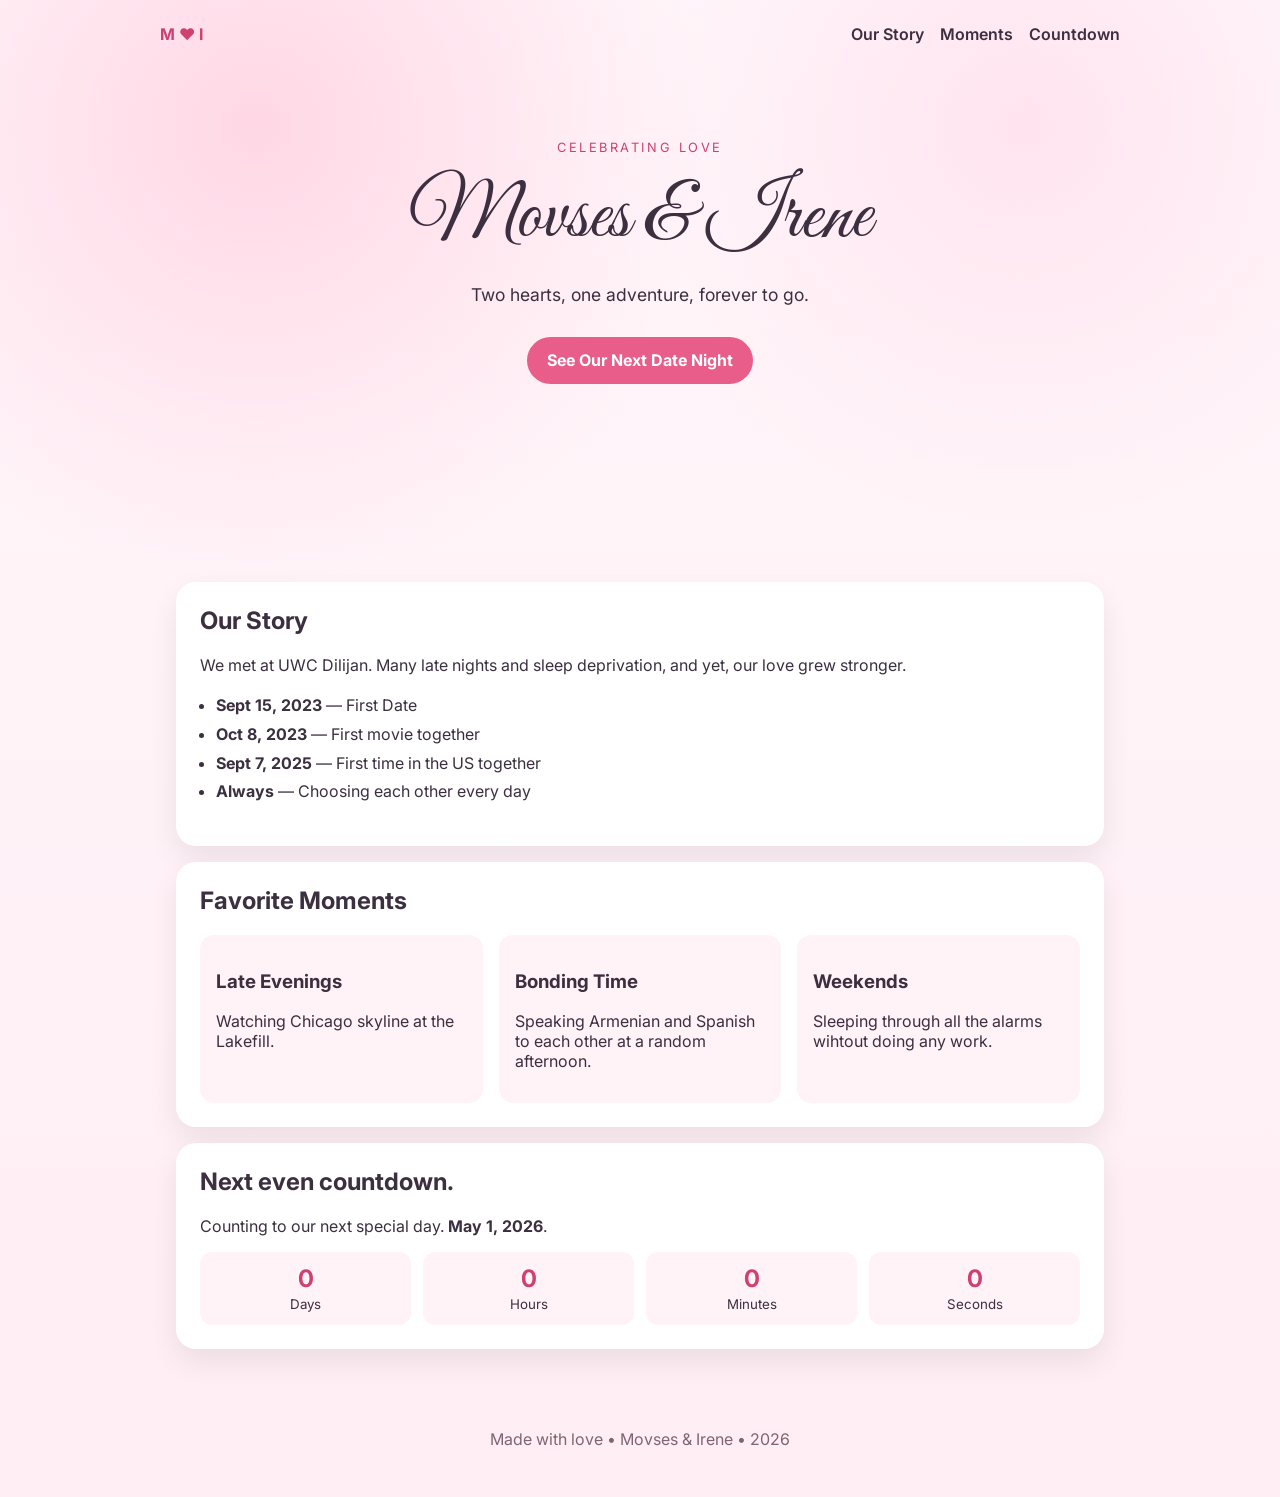
<file: index.html>
<!DOCTYPE html>
<html lang="en">
  <head>
    <meta charset="UTF-8" />
    <meta name="viewport" content="width=device-width, initial-scale=1.0" />
    <title>Movses & Irene</title>
    <link rel="preconnect" href="https://fonts.googleapis.com" />
    <link rel="preconnect" href="https://fonts.gstatic.com" crossorigin />
    <link
      href="https://fonts.googleapis.com/css2?family=Great+Vibes&family=Inter:wght@400;600;700&display=swap"
      rel="stylesheet"
    />
    <link rel="stylesheet" href="styles.css" />
  </head>
  <body>
    <header class="hero">
      <nav class="nav">
        <span class="brand">M ♥ I</span>
        <a href="#story">Our Story</a>
        <a href="#moments">Moments</a>
        <a href="#countdown">Countdown</a>
      </nav>

      <div class="hero-content">
        <p class="eyebrow">Celebrating Love</p>
        <h1>Movses & Irene</h1>
        <p class="subtitle">Two hearts, one adventure, forever to go.</p>
        <a class="btn" href="#countdown">See Our Next Date Night</a>
      </div>
    </header>

    <main>
      <section id="story" class="card">
        <h2>Our Story</h2>
        <p>
           We met at UWC Dilijan. Many late nights and sleep deprivation, and yet, our love grew stronger. 
        </p>
        <ul class="timeline">
          <li><strong>Sept 15, 2023</strong> — First Date</li>
          <li><strong>Oct 8, 2023</strong> — First movie together</li>
          <li><strong>Sept 7, 2025</strong> — First time in the US together</li>
          <li><strong>Always</strong> — Choosing each other every day</li>
        </ul>
      </section>

      <section id="moments" class="card">
        <h2>Favorite Moments</h2>
        <div class="grid">
          <article>
            <h3>Late Evenings</h3>
            <p>Watching Chicago skyline at the Lakefill.</p>
          </article>
          <article>
            <h3>Bonding Time</h3>
            <p>Speaking Armenian and Spanish to each other at a random afternoon.</p>
          </article>
          <article>
            <h3>Weekends</h3>
            <p>Sleeping through all the alarms wihtout doing any work.</p>
          </article>
        </div>
      </section>

      <section id="countdown" class="card countdown">
        <h2>Next even countdown.</h2>
        <p>Counting to our next special day. <strong>May 1, 2026</strong>.</p>
        <div class="timer" aria-live="polite">
          <div><span id="days">0</span><small>Days</small></div>
          <div><span id="hours">0</span><small>Hours</small></div>
          <div><span id="minutes">0</span><small>Minutes</small></div>
          <div><span id="seconds">0</span><small>Seconds</small></div>
        </div>
      </section>
    </main>

    <footer>
      <p>Made with love • Movses & Irene • 2026</p>
    </footer>

    <script src="script.js"></script>
  </body>
</html>
</file>
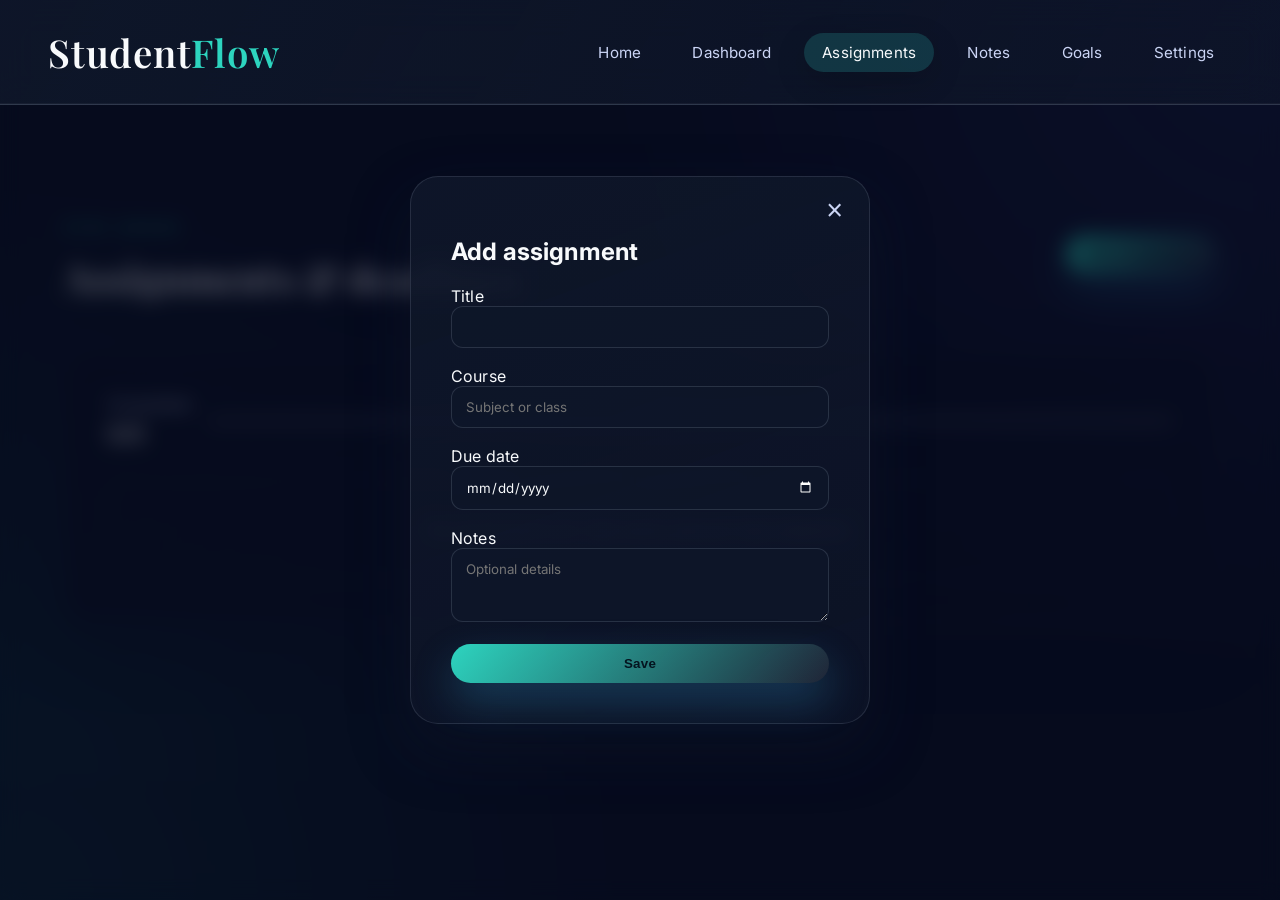
<file: assignments.html>
<!DOCTYPE html>
<html lang="en">
<head>
  <meta charset="UTF-8">
  <meta name="viewport" content="width=device-width, initial-scale=1.0">
  <title>Student Schedule | Assignments</title>
  <link rel="preconnect" href="https://fonts.googleapis.com">
  <link rel="preconnect" href="https://fonts.gstatic.com" crossorigin>
  <link href="https://fonts.googleapis.com/css2?family=Inter:wght@300;400;500;600;700&family=Playfair+Display:wght@500;600&display=swap" rel="stylesheet">
  <link rel="stylesheet" href="assets/css/style.css">
</head>
<body data-page="assignments">
  <header class="site-header">
    <div class="logo">Student<span>Flow</span></div>
    <nav class="site-nav">
      <a class="nav-link" href="index.html">Home</a>
      <a class="nav-link" href="dashboard.html">Dashboard</a>
      <a class="nav-link active" href="assignments.html">Assignments</a>
      <a class="nav-link" href="notes.html">Notes</a>
      <a class="nav-link" href="goals.html">Goals</a>
      <a class="nav-link" href="settings.html">Settings</a>
    </nav>
  </header>

  <main class="page">
    <section class="page-header">
      <div>
        <p class="eyebrow">Stay ahead</p>
        <h1>Assignments &amp; deadlines</h1>
      </div>
      <button class="btn primary" data-open="assignment-modal">Add assignment</button>
    </section>

    <section class="panel">
      <div class="progress-summary">
        <div>
          <p class="metric-label">Completed</p>
          <p class="metric-value"><span id="assign-completed">0</span>/<span id="assign-total">0</span></p>
        </div>
        <div class="progress-bar">
          <span id="assign-progress" style="width:0%;"></span>
        </div>
      </div>
      <ul class="assignment-list" id="assignment-list"></ul>
    </section>
  </main>

  <div class="modal" id="assignment-modal" hidden>
    <div class="modal-content">
      <button class="modal-close" data-close>&times;</button>
      <h2>Add assignment</h2>
      <form id="assignment-form" class="stack">
        <label>
          <span>Title</span>
          <input type="text" name="title" required>
        </label>
        <label>
          <span>Course</span>
          <input type="text" name="course" placeholder="Subject or class" required>
        </label>
        <label>
          <span>Due date</span>
          <input type="date" name="due" required>
        </label>
        <label>
          <span>Notes</span>
          <textarea name="notes" rows="3" placeholder="Optional details"></textarea>
        </label>
        <button type="submit" class="btn primary">Save</button>
      </form>
    </div>
  </div>
  <script src="assets/js/app.js" defer></script>
</body>
</html>
</file>
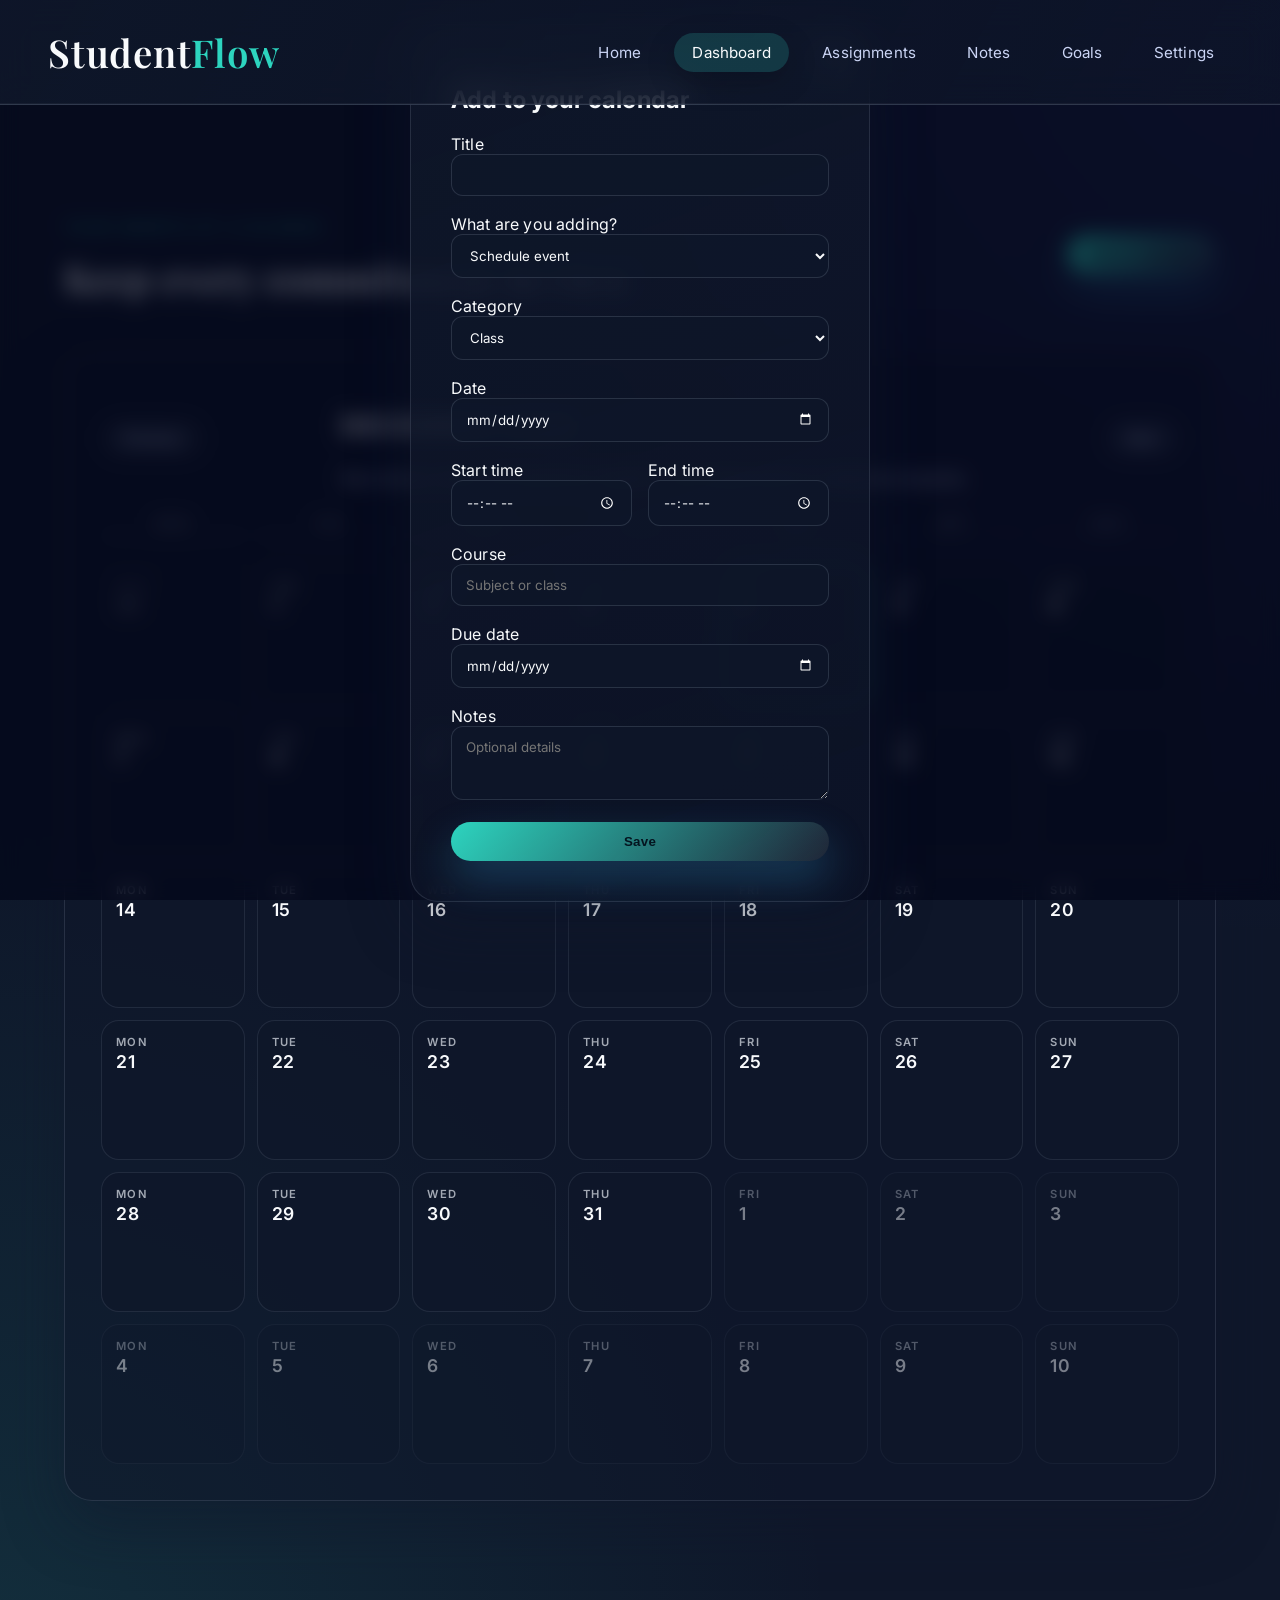
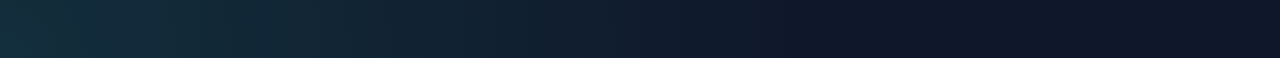
<file: dashboard.html>
<!DOCTYPE html>
<html lang="en">
<head>
  <meta charset="UTF-8">
  <meta name="viewport" content="width=device-width, initial-scale=1.0">
  <title>Student Schedule | Dashboard</title>
  <link rel="preconnect" href="https://fonts.googleapis.com">
  <link rel="preconnect" href="https://fonts.gstatic.com" crossorigin>
  <link href="https://fonts.googleapis.com/css2?family=Inter:wght@300;400;500;600;700&family=Playfair+Display:wght@500;600&display=swap" rel="stylesheet">
  <link rel="stylesheet" href="assets/css/style.css">
</head>
<body data-page="dashboard">
  <header class="site-header">
    <div class="logo">Student<span>Flow</span></div>
    <nav class="site-nav">
      <a class="nav-link" href="index.html">Home</a>
      <a class="nav-link active" href="dashboard.html">Dashboard</a>
      <a class="nav-link" href="assignments.html">Assignments</a>
      <a class="nav-link" href="notes.html">Notes</a>
      <a class="nav-link" href="goals.html">Goals</a>
      <a class="nav-link" href="settings.html">Settings</a>
    </nav>
  </header>

  <main class="page">
    <section class="page-header">
      <div>
        <p class="eyebrow">Your month at a glance</p>
        <h1>Keep every commitment in view</h1>
      </div>
      <button class="btn primary" data-open="calendar-modal">Add to calendar</button>
    </section>

    <section class="calendar">
      <header class="calendar-header">
        <button class="btn ghost" data-calendar-nav="previous">Previous</button>
        <div class="calendar-heading">
          <h2 class="calendar-month" id="calendar-month"></h2>
          <p class="calendar-note">See classes, tasks, and deadlines together. Tap assignments to celebrate progress.</p>
        </div>
        <button class="btn ghost" data-calendar-nav="next">Next</button>
      </header>
      <div class="calendar-weekdays" aria-hidden="true">
        <span>Mon</span>
        <span>Tue</span>
        <span>Wed</span>
        <span>Thu</span>
        <span>Fri</span>
        <span>Sat</span>
        <span>Sun</span>
      </div>
      <div class="calendar-grid" id="calendar-grid"></div>
    </section>
  </main>

  <div class="modal" id="calendar-modal" hidden>
    <div class="modal-content">
      <button class="modal-close" data-close>&times;</button>
      <h2>Add to your calendar</h2>
      <form id="calendar-form" class="stack">
        <label>
          <span>Title</span>
          <input type="text" name="title" required>
        </label>
        <label>
          <span>What are you adding?</span>
          <select name="entry-type" id="calendar-entry-type">
            <option value="schedule">Schedule event</option>
            <option value="assignment">Assignment or deadline</option>
          </select>
        </label>
        <div class="stack" data-entry-group="schedule">
          <label>
            <span>Category</span>
            <select name="event-type" data-required>
              <option value="class">Class</option>
              <option value="study">Study</option>
              <option value="meeting">Meeting</option>
              <option value="personal">Personal</option>
            </select>
          </label>
          <label>
            <span>Date</span>
            <input type="date" name="event-date" data-required>
          </label>
          <div class="split">
            <label>
              <span>Start time</span>
              <input type="time" name="start" data-required>
            </label>
            <label>
              <span>End time</span>
              <input type="time" name="end" data-required>
            </label>
          </div>
        </div>
        <div class="stack" data-entry-group="assignment" hidden>
          <label>
            <span>Course</span>
            <input type="text" name="course" placeholder="Subject or class" data-required>
          </label>
          <label>
            <span>Due date</span>
            <input type="date" name="due-date" data-required>
          </label>
        </div>
        <label>
          <span>Notes</span>
          <textarea name="notes" rows="3" placeholder="Optional details"></textarea>
        </label>
        <button type="submit" class="btn primary">Save</button>
      </form>
    </div>
  </div>
  <script src="assets/js/app.js" defer></script>
</body>
</html>
</file>
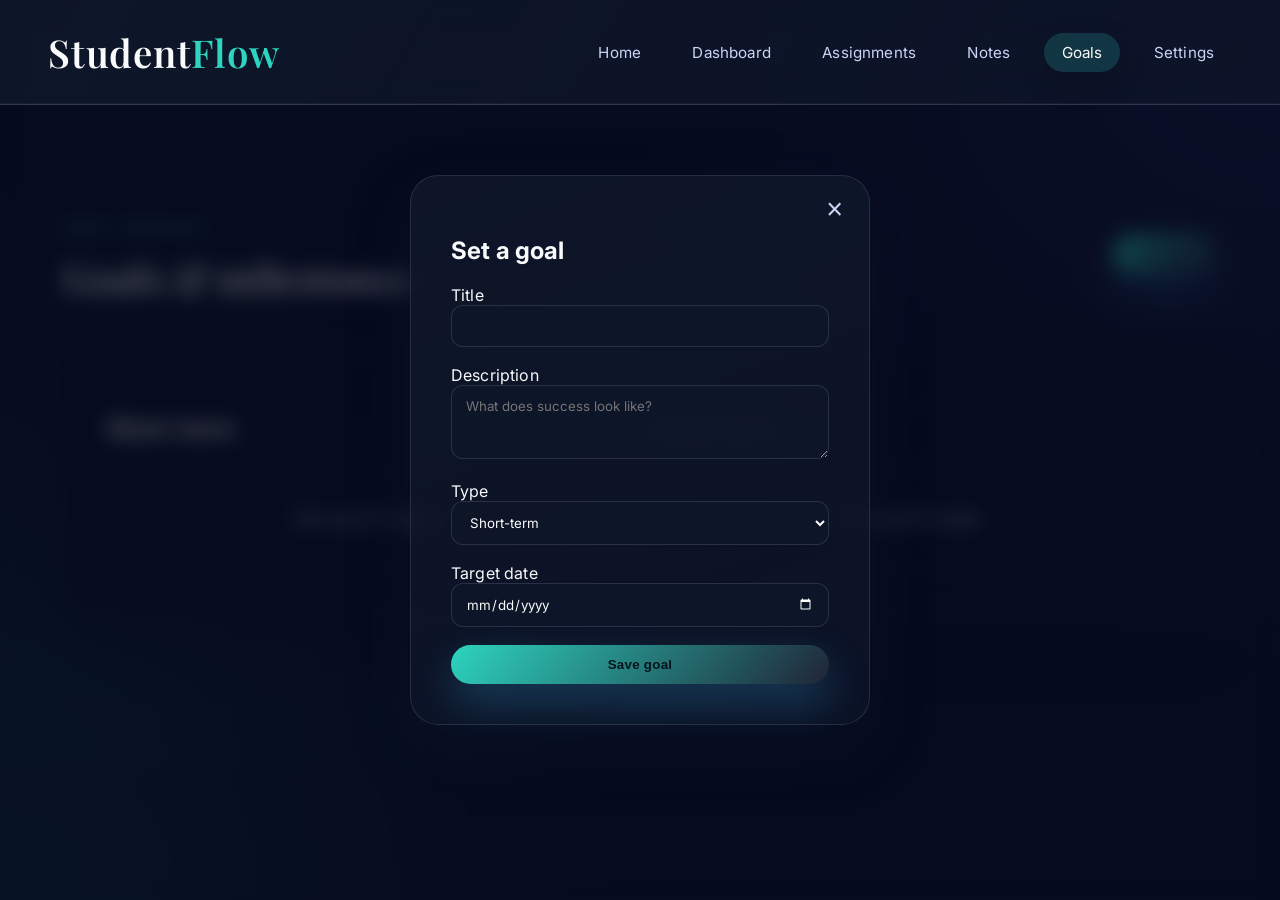
<file: goals.html>
<!DOCTYPE html>
<html lang="en">
<head>
  <meta charset="UTF-8">
  <meta name="viewport" content="width=device-width, initial-scale=1.0">
  <title>Student Schedule | Goals</title>
  <link rel="preconnect" href="https://fonts.googleapis.com">
  <link rel="preconnect" href="https://fonts.gstatic.com" crossorigin>
  <link href="https://fonts.googleapis.com/css2?family=Inter:wght@300;400;500;600;700&family=Playfair+Display:wght@500;600&display=swap" rel="stylesheet">
  <link rel="stylesheet" href="assets/css/style.css">
</head>
<body data-page="goals">
  <header class="site-header">
    <div class="logo">Student<span>Flow</span></div>
    <nav class="site-nav">
      <a class="nav-link" href="index.html">Home</a>
      <a class="nav-link" href="dashboard.html">Dashboard</a>
      <a class="nav-link" href="assignments.html">Assignments</a>
      <a class="nav-link" href="notes.html">Notes</a>
      <a class="nav-link active" href="goals.html">Goals</a>
      <a class="nav-link" href="settings.html">Settings</a>
    </nav>
  </header>

  <main class="page">
    <section class="page-header">
      <div>
        <p class="eyebrow">Keep growing</p>
        <h1>Goals &amp; milestones</h1>
      </div>
      <button class="btn primary" data-open="goal-modal">Add goal</button>
    </section>

    <section class="panel goals-panel">
      <div class="goal-columns">
        <div>
          <h2>Short-term</h2>
          <ul class="goal-list" data-scope="short"></ul>
        </div>
        <div>
          <h2>Long-term</h2>
          <ul class="goal-list" data-scope="long"></ul>
        </div>
      </div>
    </section>
  </main>

  <div class="modal" id="goal-modal" hidden>
    <div class="modal-content">
      <button class="modal-close" data-close>&times;</button>
      <h2>Set a goal</h2>
      <form id="goal-form" class="stack">
        <label>
          <span>Title</span>
          <input type="text" name="title" required>
        </label>
        <label>
          <span>Description</span>
          <textarea name="description" rows="3" placeholder="What does success look like?" required></textarea>
        </label>
        <label>
          <span>Type</span>
          <select name="scope">
            <option value="short">Short-term</option>
            <option value="long">Long-term</option>
          </select>
        </label>
        <label>
          <span>Target date</span>
          <input type="date" name="target">
        </label>
        <button type="submit" class="btn primary">Save goal</button>
      </form>
    </div>
  </div>
  <script src="assets/js/app.js" defer></script>
</body>
</html>
</file>
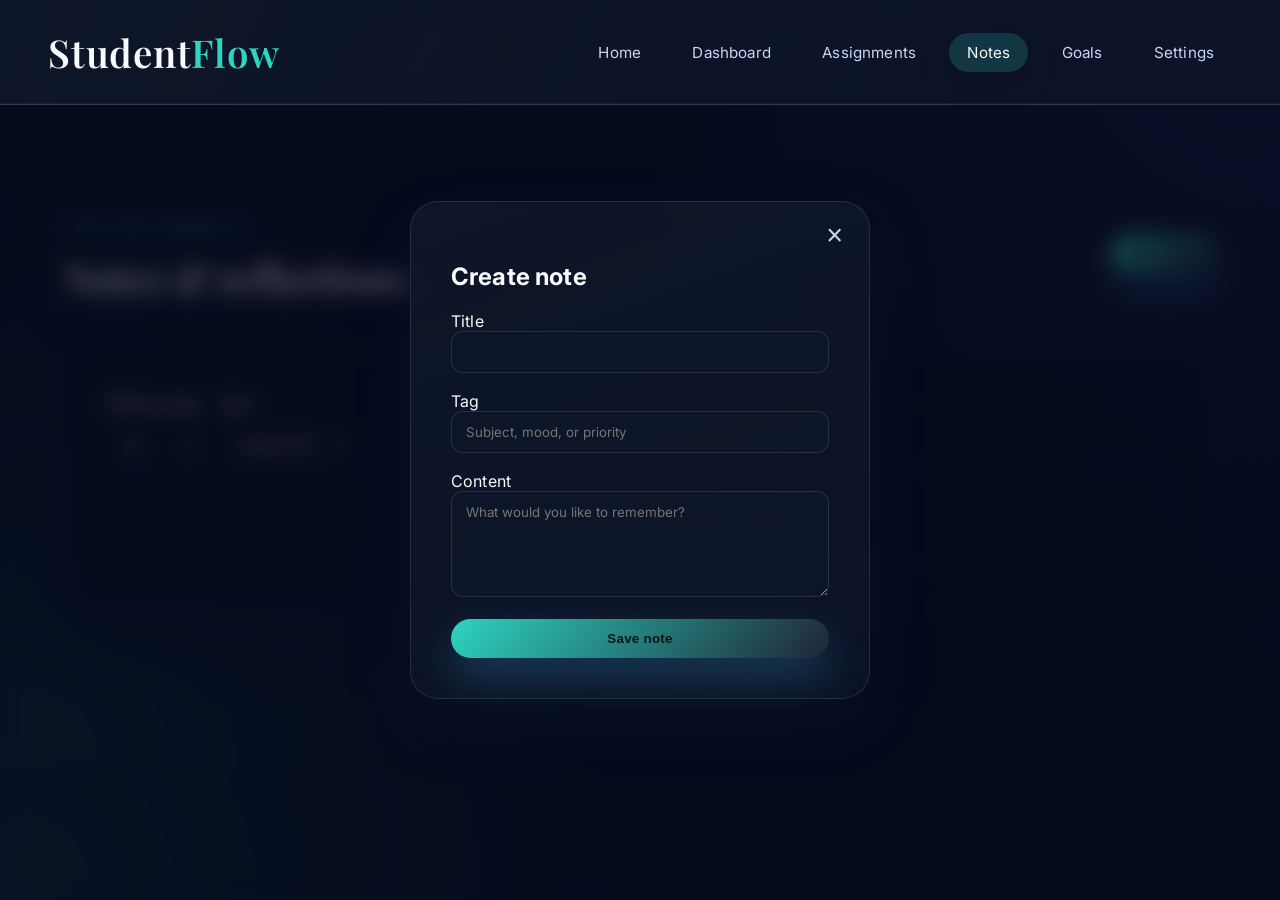
<file: notes.html>
<!DOCTYPE html>
<html lang="en">
<head>
  <meta charset="UTF-8">
  <meta name="viewport" content="width=device-width, initial-scale=1.0">
  <title>Student Schedule | Notes</title>
  <link rel="preconnect" href="https://fonts.googleapis.com">
  <link rel="preconnect" href="https://fonts.gstatic.com" crossorigin>
  <link href="https://fonts.googleapis.com/css2?family=Inter:wght@300;400;500;600;700&family=Playfair+Display:wght@500;600&display=swap" rel="stylesheet">
  <link rel="stylesheet" href="assets/css/style.css">
</head>
<body data-page="notes">
  <header class="site-header">
    <div class="logo">Student<span>Flow</span></div>
    <nav class="site-nav">
      <a class="nav-link" href="index.html">Home</a>
      <a class="nav-link" href="dashboard.html">Dashboard</a>
      <a class="nav-link" href="assignments.html">Assignments</a>
      <a class="nav-link active" href="notes.html">Notes</a>
      <a class="nav-link" href="goals.html">Goals</a>
      <a class="nav-link" href="settings.html">Settings</a>
    </nav>
  </header>

  <main class="page">
    <section class="page-header">
      <div>
        <p class="eyebrow">Capture moments</p>
        <h1>Notes &amp; reflections</h1>
      </div>
      <button class="btn primary" data-open="note-modal">New note</button>
    </section>

    <section class="panel">
      <div class="filter-row">
        <label>
          <span>Filter by tag</span>
          <select id="note-filter">
            <option value="all">All</option>
          </select>
        </label>
        <label>
          <span>Sort</span>
          <select id="note-sort">
            <option value="newest">Newest first</option>
            <option value="oldest">Oldest first</option>
          </select>
        </label>
      </div>
      <div class="note-grid" id="note-grid"></div>
    </section>
  </main>

  <div class="modal" id="note-modal" hidden>
    <div class="modal-content">
      <button class="modal-close" data-close>&times;</button>
      <h2>Create note</h2>
      <form id="note-form" class="stack">
        <label>
          <span>Title</span>
          <input type="text" name="title" required>
        </label>
        <label>
          <span>Tag</span>
          <input type="text" name="tag" placeholder="Subject, mood, or priority">
        </label>
        <label>
          <span>Content</span>
          <textarea name="content" rows="5" placeholder="What would you like to remember?" required></textarea>
        </label>
        <button type="submit" class="btn primary">Save note</button>
      </form>
    </div>
  </div>
  <script src="assets/js/app.js" defer></script>
</body>
</html>
</file>
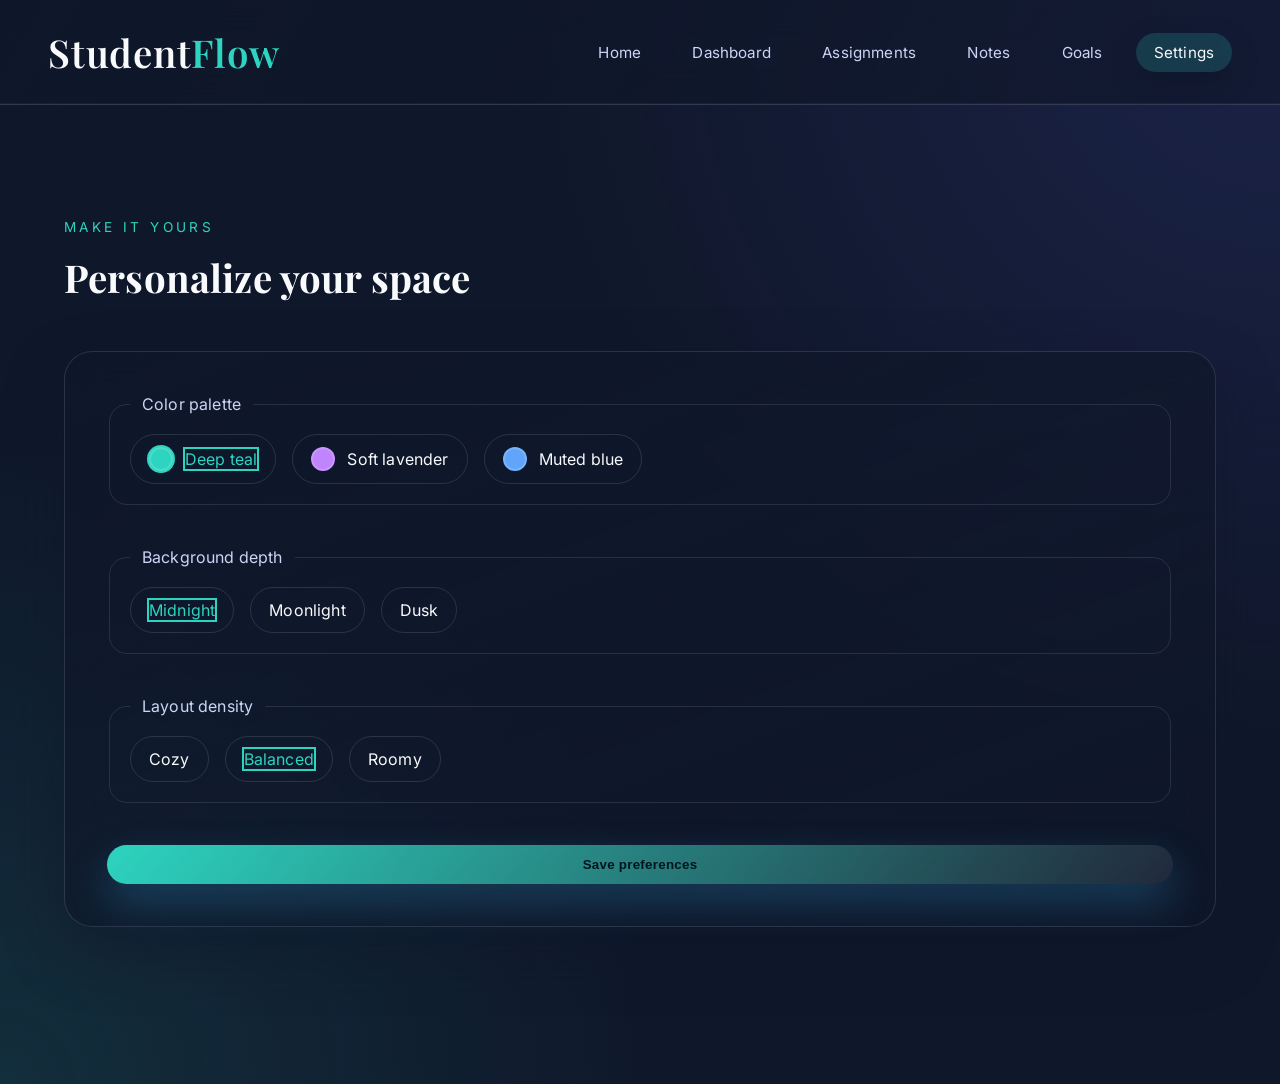
<file: settings.html>
<!DOCTYPE html>
<html lang="en">
<head>
  <meta charset="UTF-8">
  <meta name="viewport" content="width=device-width, initial-scale=1.0">
  <title>Student Schedule | Settings</title>
  <link rel="preconnect" href="https://fonts.googleapis.com">
  <link rel="preconnect" href="https://fonts.gstatic.com" crossorigin>
  <link href="https://fonts.googleapis.com/css2?family=Inter:wght@300;400;500;600;700&family=Playfair+Display:wght@500;600&display=swap" rel="stylesheet">
  <link rel="stylesheet" href="assets/css/style.css">
</head>
<body data-page="settings">
  <header class="site-header">
    <div class="logo">Student<span>Flow</span></div>
    <nav class="site-nav">
      <a class="nav-link" href="index.html">Home</a>
      <a class="nav-link" href="dashboard.html">Dashboard</a>
      <a class="nav-link" href="assignments.html">Assignments</a>
      <a class="nav-link" href="notes.html">Notes</a>
      <a class="nav-link" href="goals.html">Goals</a>
      <a class="nav-link active" href="settings.html">Settings</a>
    </nav>
  </header>

  <main class="page">
    <section class="page-header">
      <div>
        <p class="eyebrow">Make it yours</p>
        <h1>Personalize your space</h1>
      </div>
    </section>

    <section class="panel settings-panel">
      <form id="settings-form" class="stack">
        <fieldset>
          <legend>Color palette</legend>
          <div class="option-row">
            <label class="chip">
              <input type="radio" name="accent" value="teal">
              <span class="swatch" data-accent="teal"></span>
              <span>Deep teal</span>
            </label>
            <label class="chip">
              <input type="radio" name="accent" value="lavender">
              <span class="swatch" data-accent="lavender"></span>
              <span>Soft lavender</span>
            </label>
            <label class="chip">
              <input type="radio" name="accent" value="blue">
              <span class="swatch" data-accent="blue"></span>
              <span>Muted blue</span>
            </label>
          </div>
        </fieldset>

        <fieldset>
          <legend>Background depth</legend>
          <div class="option-row">
            <label class="chip">
              <input type="radio" name="depth" value="midnight">
              <span>Midnight</span>
            </label>
            <label class="chip">
              <input type="radio" name="depth" value="moonlight">
              <span>Moonlight</span>
            </label>
            <label class="chip">
              <input type="radio" name="depth" value="dusk">
              <span>Dusk</span>
            </label>
          </div>
        </fieldset>

        <fieldset>
          <legend>Layout density</legend>
          <div class="option-row">
            <label class="chip">
              <input type="radio" name="density" value="cozy">
              <span>Cozy</span>
            </label>
            <label class="chip">
              <input type="radio" name="density" value="balanced">
              <span>Balanced</span>
            </label>
            <label class="chip">
              <input type="radio" name="density" value="roomy">
              <span>Roomy</span>
            </label>
          </div>
        </fieldset>

        <button type="submit" class="btn primary">Save preferences</button>
      </form>
    </section>
  </main>
  <script src="assets/js/app.js" defer></script>
</body>
</html>
</file>
<file: styles.css>
:root {
  --bg: #fff7fb;
  --card: #ffffff;
  --ink: #3b2f40;
  --accent: #e85d8a;
  --accent-dark: #cf3f71;
  --shadow: 0 12px 30px rgba(0, 0, 0, 0.08);
}

* {
  box-sizing: border-box;
}

body {
  margin: 0;
  font-family: Inter, system-ui, sans-serif;
  background: linear-gradient(180deg, #fff7fb 0%, #ffeef4 100%);
  color: var(--ink);
}

.hero {
  min-height: 70vh;
  padding: 1.5rem 1rem 4rem;
  background: radial-gradient(circle at 20% 20%, #ffd7e5 0%, transparent 40%),
    radial-gradient(circle at 80% 20%, #ffe4ef 0%, transparent 35%);
}

.nav {
  max-width: 960px;
  margin: 0 auto;
  display: flex;
  justify-content: flex-end;
  align-items: center;
  gap: 1rem;
}

.nav .brand {
  margin-right: auto;
  font-weight: 700;
  color: var(--accent-dark);
}

.nav a {
  text-decoration: none;
  color: var(--ink);
  font-weight: 600;
}

.hero-content {
  max-width: 960px;
  margin: 6rem auto 0;
  text-align: center;
}

.eyebrow {
  text-transform: uppercase;
  letter-spacing: 0.2em;
  font-size: 0.8rem;
  color: var(--accent-dark);
}

h1 {
  margin: 0;
  font-size: clamp(2.5rem, 8vw, 5rem);
  font-family: "Great Vibes", cursive;
  font-weight: 400;
}

.subtitle {
  max-width: 580px;
  margin: 1rem auto 2rem;
  font-size: 1.1rem;
}

.btn {
  display: inline-block;
  background: var(--accent);
  color: #fff;
  text-decoration: none;
  padding: 0.85rem 1.25rem;
  border-radius: 999px;
  font-weight: 700;
  transition: background 0.2s ease;
}

.btn:hover {
  background: var(--accent-dark);
}

main {
  max-width: 960px;
  margin: -3rem auto 2rem;
  padding: 0 1rem;
}

.card {
  background: var(--card);
  border-radius: 20px;
  padding: 1.5rem;
  margin-bottom: 1rem;
  box-shadow: var(--shadow);
}

h2 {
  margin-top: 0;
}

.timeline {
  padding-left: 1rem;
  line-height: 1.8;
}

.grid {
  display: grid;
  grid-template-columns: repeat(auto-fit, minmax(220px, 1fr));
  gap: 1rem;
}

.grid article {
  background: #fff3f8;
  border-radius: 14px;
  padding: 1rem;
}

.timer {
  display: grid;
  grid-template-columns: repeat(4, minmax(60px, 1fr));
  gap: 0.75rem;
  margin-top: 1rem;
  text-align: center;
}

.timer div {
  background: #fff3f8;
  border-radius: 12px;
  padding: 0.75rem;
}

.timer span {
  display: block;
  font-size: 1.5rem;
  font-weight: 700;
  color: var(--accent-dark);
}

footer {
  text-align: center;
  padding: 2rem 1rem;
  color: #7f6573;
}

@media (max-width: 600px) {
  .nav {
    flex-wrap: wrap;
    justify-content: center;
  }

  .nav .brand {
    width: 100%;
    text-align: center;
    margin: 0;
  }
}
</file>
<file: assets/css/style.css>
:root {
  color-scheme: dark;
  --bg-base: #0f172a;
  --bg-elevated: rgba(30, 41, 59, 0.85);
  --bg-panel: rgba(15, 23, 42, 0.75);
  --text-primary: #f8fafc;
  --text-muted: #cbd5f5;
  --accent: #38bdf8;
  --accent-soft: rgba(56, 189, 248, 0.18);
  --border-color: rgba(148, 163, 184, 0.25);
  --shadow-soft: 0 24px 60px rgba(15, 23, 42, 0.45);
  --radius-lg: 28px;
  --radius-md: 18px;
  --radius-sm: 12px;
  --transition: 220ms ease;
  --font-body: "Inter", system-ui, -apple-system, BlinkMacSystemFont, "Segoe UI", sans-serif;
  --font-display: "Playfair Display", "Inter", serif;
  --density: 1;
}

[data-accent="lavender"] {
  --accent: #c084fc;
  --accent-soft: rgba(192, 132, 252, 0.18);
}

[data-accent="teal"] {
  --accent: #2dd4bf;
  --accent-soft: rgba(45, 212, 191, 0.18);
}

[data-accent="blue"] {
  --accent: #60a5fa;
  --accent-soft: rgba(96, 165, 250, 0.18);
}

[data-depth="moonlight"] {
  --bg-base: #111827;
  --bg-elevated: rgba(17, 24, 39, 0.92);
  --bg-panel: rgba(17, 24, 39, 0.82);
}

[data-depth="dusk"] {
  --bg-base: #1f2937;
  --bg-elevated: rgba(31, 41, 55, 0.92);
  --bg-panel: rgba(31, 41, 55, 0.82);
}

[data-density="balanced"] {
  --density: 1;
}

[data-density="cozy"] {
  --density: 0.9;
}

[data-density="roomy"] {
  --density: 1.15;
}

* {
  box-sizing: border-box;
}

html, body {
  margin: 0;
  padding: 0;
  min-height: 100%;
  background: radial-gradient(circle at top right, rgba(99, 102, 241, 0.15), transparent 45%),
              radial-gradient(circle at bottom left, rgba(45, 212, 191, 0.12), transparent 40%),
              var(--bg-base);
  color: var(--text-primary);
  font-family: var(--font-body);
  letter-spacing: 0.01em;
}

body {
  display: flex;
  flex-direction: column;
  gap: calc(24px * var(--density));
  padding-bottom: 80px;
}

a {
  color: inherit;
  text-decoration: none;
}

.site-header {
  position: sticky;
  top: 0;
  z-index: 1000;
  display: flex;
  align-items: center;
  justify-content: space-between;
  padding: calc(26px * var(--density)) clamp(24px, 4vw, 48px);
  backdrop-filter: blur(18px);
  background: linear-gradient(120deg, rgba(15, 23, 42, 0.92), rgba(15, 23, 42, 0.62));
  border-bottom: 1px solid var(--border-color);
  box-shadow: inset 0 -1px 0 rgba(255, 255, 255, 0.04);
}

.logo {
  font-family: var(--font-display);
  font-size: clamp(1.5rem, 2vw + 1rem, 2.4rem);
  font-weight: 600;
  letter-spacing: 0.02em;
}

.logo span {
  color: var(--accent);
}

.site-nav {
  display: flex;
  gap: clamp(12px, 1.2vw, 20px);
  align-items: center;
}

.nav-link {
  padding: 10px 18px;
  border-radius: 999px;
  font-size: 0.95rem;
  color: var(--text-muted);
  transition: color var(--transition), background var(--transition), transform var(--transition);
}

.nav-link:hover,
.nav-link:focus-visible {
  color: var(--text-primary);
  background: rgba(148, 163, 184, 0.14);
  transform: translateY(-1px);
}

.nav-link.active {
  color: var(--text-primary);
  background: var(--accent-soft);
  box-shadow: 0 10px 30px rgba(0, 0, 0, 0.18);
}

.hero {
  display: grid;
  grid-template-columns: repeat(auto-fit, minmax(260px, 1fr));
  gap: clamp(32px, 5vw, 80px);
  padding: clamp(48px, 8vw, 120px) clamp(24px, 5vw, 80px) 0;
  align-items: center;
}

.hero-copy h1 {
  font-family: var(--font-display);
  font-size: clamp(2.6rem, 4vw, 3.8rem);
  margin-bottom: 0.6em;
  line-height: 1.1;
}

.hero .lead {
  color: var(--text-muted);
  max-width: 540px;
  font-size: 1.05rem;
}

.eyebrow {
  font-size: 0.85rem;
  text-transform: uppercase;
  letter-spacing: 0.25em;
  color: var(--accent);
  margin-bottom: 16px;
}

.lead {
  margin-bottom: 28px;
}

.hero-visual {
  display: flex;
  justify-content: center;
}

.glass-card {
  width: min(360px, 90vw);
  background: linear-gradient(160deg, rgba(15, 23, 42, 0.75), rgba(15, 23, 42, 0.55));
  border-radius: var(--radius-lg);
  padding: 32px;
  box-shadow: var(--shadow-soft);
  border: 1px solid rgba(148, 163, 184, 0.15);
  backdrop-filter: blur(20px);
}

.glass-card h2 {
  margin: 0 0 24px;
  font-family: var(--font-display);
  font-size: 1.6rem;
}

.schedule-list {
  list-style: none;
  margin: 0;
  padding: 0;
  display: grid;
  gap: 20px;
}

.schedule-list li {
  display: grid;
  grid-template-columns: 72px 1fr;
  gap: 16px;
  align-items: start;
}

.schedule-list .time {
  font-weight: 600;
  color: var(--accent);
}

.schedule-list .title {
  font-weight: 500;
  margin-bottom: 6px;
}

.schedule-list .meta {
  color: var(--text-muted);
  font-size: 0.9rem;
}

.cta-group {
  display: flex;
  gap: 16px;
  flex-wrap: wrap;
}

.btn {
  display: inline-flex;
  align-items: center;
  justify-content: center;
  border: none;
  border-radius: 999px;
  font-weight: 600;
  letter-spacing: 0.02em;
  cursor: pointer;
  padding: 12px 22px;
  transition: transform var(--transition), background var(--transition), box-shadow var(--transition);
}

.btn.primary {
  background: linear-gradient(130deg, var(--accent), rgba(255, 255, 255, 0.08));
  color: #04141f;
  box-shadow: 0 18px 40px rgba(56, 189, 248, 0.25);
}

.btn.primary:hover,
.btn.primary:focus-visible {
  transform: translateY(-2px);
  box-shadow: 0 22px 46px rgba(56, 189, 248, 0.32);
}

.btn.ghost {
  color: var(--text-muted);
  background: rgba(148, 163, 184, 0.1);
}

.btn.ghost:hover,
.btn.ghost:focus-visible {
  color: var(--text-primary);
  background: rgba(148, 163, 184, 0.18);
}

.features {
  padding: clamp(48px, 8vw, 120px) clamp(24px, 5vw, 80px);
}

.features h2 {
  text-align: center;
  font-family: var(--font-display);
  font-size: clamp(2rem, 3vw, 2.8rem);
  margin-bottom: clamp(24px, 6vw, 48px);
}

.feature-grid {
  display: grid;
  grid-template-columns: repeat(auto-fit, minmax(220px, 1fr));
  gap: clamp(24px, 4vw, 48px);
}

.feature {
  background: linear-gradient(160deg, rgba(15, 23, 42, 0.85), rgba(15, 23, 42, 0.5));
  border-radius: var(--radius-md);
  padding: clamp(24px, 3vw, 36px);
  border: 1px solid rgba(148, 163, 184, 0.18);
  box-shadow: var(--shadow-soft);
  transition: transform var(--transition), border-color var(--transition);
}

.feature:hover {
  transform: translateY(-4px);
  border-color: var(--accent);
}

.site-footer {
  padding: 32px;
  text-align: center;
  color: var(--text-muted);
}

.page {
  display: grid;
  gap: clamp(32px, 4vw, 48px);
  padding: clamp(48px, 6vw, 90px) clamp(24px, 5vw, 80px);
}

.page-header {
  display: flex;
  justify-content: space-between;
  align-items: center;
  flex-wrap: wrap;
  gap: 24px;
}

.page-header h1 {
  margin: 0;
  font-family: var(--font-display);
  font-size: clamp(2rem, 3vw, 2.8rem);
}

.panel {
  background: linear-gradient(160deg, rgba(15, 23, 42, 0.88), rgba(15, 23, 42, 0.5));
  border-radius: var(--radius-lg);
  padding: clamp(24px, 4vw, 42px);
  border: 1px solid rgba(148, 163, 184, 0.2);
  backdrop-filter: blur(18px);
  box-shadow: var(--shadow-soft);
}

.calendar {
  display: grid;
  gap: clamp(16px, 4vw, 28px);
  background: rgba(15, 23, 42, 0.55);
  border-radius: var(--radius-lg);
  padding: clamp(20px, 3vw, 36px);
  border: 1px solid rgba(148, 163, 184, 0.18);
  box-shadow: var(--shadow-soft);
}

.calendar-header {
  display: flex;
  justify-content: space-between;
  align-items: center;
  gap: 16px;
}

.calendar-heading {
  display: flex;
  flex-direction: column;
  gap: 6px;
}

.calendar-month {
  font-size: clamp(1.4rem, 2vw, 1.9rem);
  letter-spacing: 0.06em;
  text-transform: uppercase;
}

.calendar-note {
  color: var(--text-muted);
  margin: 0;
}

.calendar-weekdays {
  display: grid;
  grid-template-columns: repeat(7, minmax(0, 1fr));
  gap: 12px;
  font-size: 0.8rem;
  letter-spacing: 0.1em;
  text-transform: uppercase;
  color: rgba(226, 232, 240, 0.65);
}

.calendar-weekdays span {
  display: block;
  text-align: center;
  padding-bottom: 4px;
  border-bottom: 1px solid rgba(148, 163, 184, 0.18);
}

.calendar-grid {
  display: grid;
  grid-template-columns: repeat(7, minmax(0, 1fr));
  gap: 12px;
}

.calendar-day {
  min-height: 140px;
  display: flex;
  flex-direction: column;
  gap: 10px;
  padding: 14px 14px 12px;
  border-radius: var(--radius-md);
  background: rgba(15, 23, 42, 0.7);
  border: 1px solid rgba(148, 163, 184, 0.14);
  transition: border-color var(--transition), transform var(--transition);
}

.calendar-day:hover {
  border-color: var(--accent);
  transform: translateY(-2px);
}

.calendar-day--muted {
  opacity: 0.45;
}

.calendar-day--today {
  border-color: var(--accent);
  box-shadow: 0 0 0 1px var(--accent);
}

.calendar-day header {
  display: flex;
  justify-content: space-between;
  align-items: baseline;
  gap: 10px;
  font-weight: 600;
  letter-spacing: 0.04em;
}

.calendar-day .day-heading {
  display: flex;
  flex-direction: column;
  gap: 2px;
}

.calendar-day .day-name {
  font-size: 0.7rem;
  letter-spacing: 0.12em;
  text-transform: uppercase;
  color: rgba(226, 232, 240, 0.7);
}

.calendar-day .day-number {
  font-size: 1.1rem;
}

.calendar-day .badge {
  font-size: 0.7rem;
  padding: 2px 8px;
  border-radius: 999px;
  background: rgba(148, 163, 184, 0.22);
  color: var(--text-muted);
}

.calendar-items {
  display: flex;
  flex-direction: column;
  gap: 8px;
  list-style: none;
  margin: 0;
  padding: 0;
}

.calendar-item {
  display: flex;
  gap: 10px;
  align-items: center;
  justify-content: space-between;
  padding: 10px 12px;
  border-radius: var(--radius-sm);
  background: rgba(15, 23, 42, 0.78);
  border: 1px solid rgba(148, 163, 184, 0.16);
  cursor: pointer;
  transition: border-color var(--transition), background var(--transition), transform var(--transition);
}

.calendar-item:hover {
  border-color: var(--accent);
  background: rgba(15, 23, 42, 0.9);
}

.calendar-item:focus-visible {
  outline: 2px solid var(--accent);
  outline-offset: 2px;
}

.calendar-item.schedule {
  cursor: default;
}

.calendar-item.schedule:hover {
  transform: none;
}

.calendar-item-main {
  display: flex;
  align-items: center;
  gap: 10px;
  flex: 1;
}

.calendar-dot {
  width: 10px;
  height: 10px;
  border-radius: 50%;
  background: var(--accent);
  flex-shrink: 0;
}

.calendar-item.schedule .calendar-dot {
  box-shadow: 0 0 12px rgba(59, 130, 246, 0.4);
}

.calendar-item.assignment .calendar-dot {
  background: #fbbf24;
  box-shadow: 0 0 12px rgba(251, 191, 36, 0.35);
}

.calendar-text {
  display: flex;
  flex-direction: column;
  gap: 2px;
}

.calendar-title {
  font-size: 0.95rem;
  font-weight: 600;
}

.calendar-sub {
  font-size: 0.75rem;
  color: var(--text-muted);
}

.calendar-remove {
  border: none;
  background: transparent;
  color: var(--text-muted);
  font-size: 0.9rem;
  padding: 4px;
  border-radius: 999px;
  cursor: pointer;
  transition: color var(--transition), background var(--transition);
}

.calendar-remove:hover {
  color: var(--text-primary);
  background: rgba(148, 163, 184, 0.18);
}

.calendar-item.assignment.completed {
  border-color: rgba(148, 163, 184, 0.22);
  background: rgba(15, 23, 42, 0.55);
  opacity: 0.7;
}

.calendar-item.assignment.completed .calendar-title {
  text-decoration: line-through;
}

.calendar-item.assignment.completed .calendar-dot {
  background: #34d399;
  box-shadow: 0 0 12px rgba(52, 211, 153, 0.4);
}

.calendar-item.assignment.completed .calendar-sub {
  color: rgba(148, 163, 184, 0.55);
}

.tag {
  display: inline-flex;
  align-items: center;
  gap: 6px;
  padding: 4px 12px;
  border-radius: 999px;
  background: rgba(148, 163, 184, 0.16);
  color: var(--text-muted);
  font-size: 0.85rem;
}

.chip-action {
  padding: 8px 16px;
  border-radius: 999px;
  border: 1px solid rgba(148, 163, 184, 0.3);
  background: transparent;
  color: var(--text-muted);
  font-size: 0.85rem;
  cursor: pointer;
  transition: background var(--transition), color var(--transition);
}

.chip-action:hover {
  background: rgba(148, 163, 184, 0.18);
  color: var(--text-primary);
}

.progress-summary {
  display: grid;
  gap: 16px;
  align-items: center;
  grid-template-columns: auto 1fr;
}

.metric-label {
  color: var(--text-muted);
  margin: 0 0 6px;
}

.metric-value {
  font-size: 1.4rem;
  font-weight: 600;
  margin: 0;
}

.progress-bar {
  position: relative;
  width: 100%;
  height: 12px;
  border-radius: 999px;
  background: rgba(148, 163, 184, 0.16);
  overflow: hidden;
}

.progress-bar span {
  position: absolute;
  inset: 0;
  background: linear-gradient(120deg, var(--accent), rgba(255, 255, 255, 0.1));
  border-radius: inherit;
  transition: width 320ms ease;
}

.assignment-list {
  list-style: none;
  margin: 32px 0 0;
  padding: 0;
  display: grid;
  gap: 18px;
}

.assignment-card {
  display: grid;
  gap: 16px;
  padding: 20px 24px;
  border-radius: var(--radius-md);
  background: rgba(15, 23, 42, 0.65);
  border: 1px solid rgba(148, 163, 184, 0.14);
}

.assignment-card header {
  display: flex;
  justify-content: space-between;
  flex-wrap: wrap;
  gap: 12px;
}

.assignment-card .course {
  color: var(--accent);
  font-size: 0.9rem;
}

.assignment-card .notes {
  color: var(--text-muted);
  font-size: 0.95rem;
  margin: 0;
}

.assignment-card footer {
  display: flex;
  align-items: center;
  justify-content: space-between;
  gap: 12px;
}

.assignment-card .due-date {
  font-weight: 500;
}

.assignment-card button {
  padding: 10px 18px;
}

.filter-row {
  display: flex;
  gap: 24px;
  flex-wrap: wrap;
}

.filter-row label {
  display: grid;
  gap: 8px;
}

.note-grid {
  display: grid;
  grid-template-columns: repeat(auto-fit, minmax(220px, 1fr));
  gap: 20px;
}

.note-card {
  padding: 20px;
  border-radius: var(--radius-md);
  background: rgba(15, 23, 42, 0.7);
  border: 1px solid rgba(148, 163, 184, 0.16);
  display: grid;
  gap: 12px;
  position: relative;
}

.note-card h3 {
  margin: 0;
  font-size: 1.1rem;
}

.note-card p {
  margin: 0;
  color: var(--text-muted);
  line-height: 1.5;
}

.note-card .note-footer {
  display: flex;
  justify-content: space-between;
  align-items: center;
  font-size: 0.85rem;
  color: var(--text-muted);
}

.note-card .note-footer button {
  padding: 8px 14px;
  font-size: 0.8rem;
}

.goal-columns {
  display: grid;
  grid-template-columns: repeat(auto-fit, minmax(260px, 1fr));
  gap: 24px;
}

.goal-list {
  list-style: none;
  margin: 24px 0 0;
  padding: 0;
  display: grid;
  gap: 18px;
}

.goal-card {
  padding: 20px 24px;
  border-radius: var(--radius-md);
  background: rgba(15, 23, 42, 0.65);
  border: 1px solid rgba(148, 163, 184, 0.16);
  display: grid;
  gap: 12px;
  position: relative;
}

.goal-card h3 {
  margin: 0;
}

.goal-card p {
  margin: 0;
  color: var(--text-muted);
}

.goal-card footer {
  display: flex;
  justify-content: space-between;
  align-items: center;
  font-size: 0.85rem;
  color: var(--text-muted);
}

.goal-card .celebrate {
  display: inline-flex;
  align-items: center;
  gap: 6px;
  padding: 6px 12px;
  border-radius: 999px;
  background: rgba(255, 255, 255, 0.06);
  color: var(--accent);
}

.settings-panel .option-row {
  display: flex;
  flex-wrap: wrap;
  gap: 16px;
}

fieldset {
  border: 1px solid rgba(148, 163, 184, 0.18);
  border-radius: var(--radius-md);
  padding: 20px;
  margin-bottom: 24px;
}

legend {
  padding: 0 12px;
  color: var(--text-muted);
}

.chip {
  display: inline-flex;
  align-items: center;
  gap: 12px;
  padding: 12px 18px;
  border-radius: 999px;
  border: 1px solid rgba(148, 163, 184, 0.2);
  cursor: pointer;
  transition: border-color var(--transition), background var(--transition), transform var(--transition);
}

.chip input {
  display: none;
}

.chip:hover {
  border-color: var(--accent);
  background: rgba(148, 163, 184, 0.12);
  transform: translateY(-2px);
}

.chip input:checked + .swatch,
.chip input:checked ~ span {
  box-shadow: 0 0 0 2px var(--accent);
  color: var(--accent);
}

.swatch {
  width: 24px;
  height: 24px;
  border-radius: 50%;
  border: 2px solid rgba(255, 255, 255, 0.15);
  background: var(--accent);
}

input, select, textarea {
  width: 100%;
  padding: 12px 14px;
  border-radius: var(--radius-sm);
  border: 1px solid rgba(148, 163, 184, 0.2);
  background: rgba(15, 23, 42, 0.7);
  color: var(--text-primary);
  font-family: inherit;
}

input:focus, select:focus, textarea:focus {
  outline: 2px solid var(--accent);
  outline-offset: 1px;
}

.stack {
  display: grid;
  gap: 18px;
}

.split {
  display: grid;
  gap: 16px;
  grid-template-columns: repeat(auto-fit, minmax(160px, 1fr));
}

.modal {
  position: fixed;
  inset: 0;
  background: rgba(2, 6, 23, 0.65);
  display: grid;
  place-items: center;
  backdrop-filter: blur(10px);
  padding: 24px;
}

.modal-content {
  background: linear-gradient(160deg, rgba(15, 23, 42, 0.92), rgba(15, 23, 42, 0.7));
  border-radius: var(--radius-lg);
  padding: clamp(24px, 4vw, 40px);
  border: 1px solid rgba(148, 163, 184, 0.18);
  box-shadow: var(--shadow-soft);
  position: relative;
  width: min(460px, 100%);
}

.modal-close {
  position: absolute;
  top: 16px;
  right: 20px;
  background: none;
  border: none;
  color: var(--text-muted);
  font-size: 1.8rem;
  cursor: pointer;
}

.empty-state {
  padding: 40px;
  text-align: center;
  color: var(--text-muted);
  border: 1px dashed rgba(148, 163, 184, 0.3);
  border-radius: var(--radius-md);
}

@media (max-width: 960px) {
  .calendar {
    overflow-x: auto;
  }
  .calendar-weekdays {
    display: none;
  }
  .calendar-grid {
    grid-template-columns: repeat(auto-fit, minmax(220px, 1fr));
  }
  .calendar-day {
    min-height: 120px;
  }
}

@media (max-width: 720px) {
  .site-header {
    flex-direction: column;
    gap: 16px;
  }
  .calendar {
    padding: 18px;
  }
  .calendar-grid {
    grid-template-columns: repeat(auto-fit, minmax(180px, 1fr));
  }
  .calendar-day {
    min-height: 140px;
  }
}

@media (prefers-reduced-motion: reduce) {
  *, *::before, *::after {
    animation-duration: 0.01ms !important;
    animation-iteration-count: 1 !important;
    transition-duration: 0.01ms !important;
    scroll-behavior: auto !important;
  }
}
</file>
